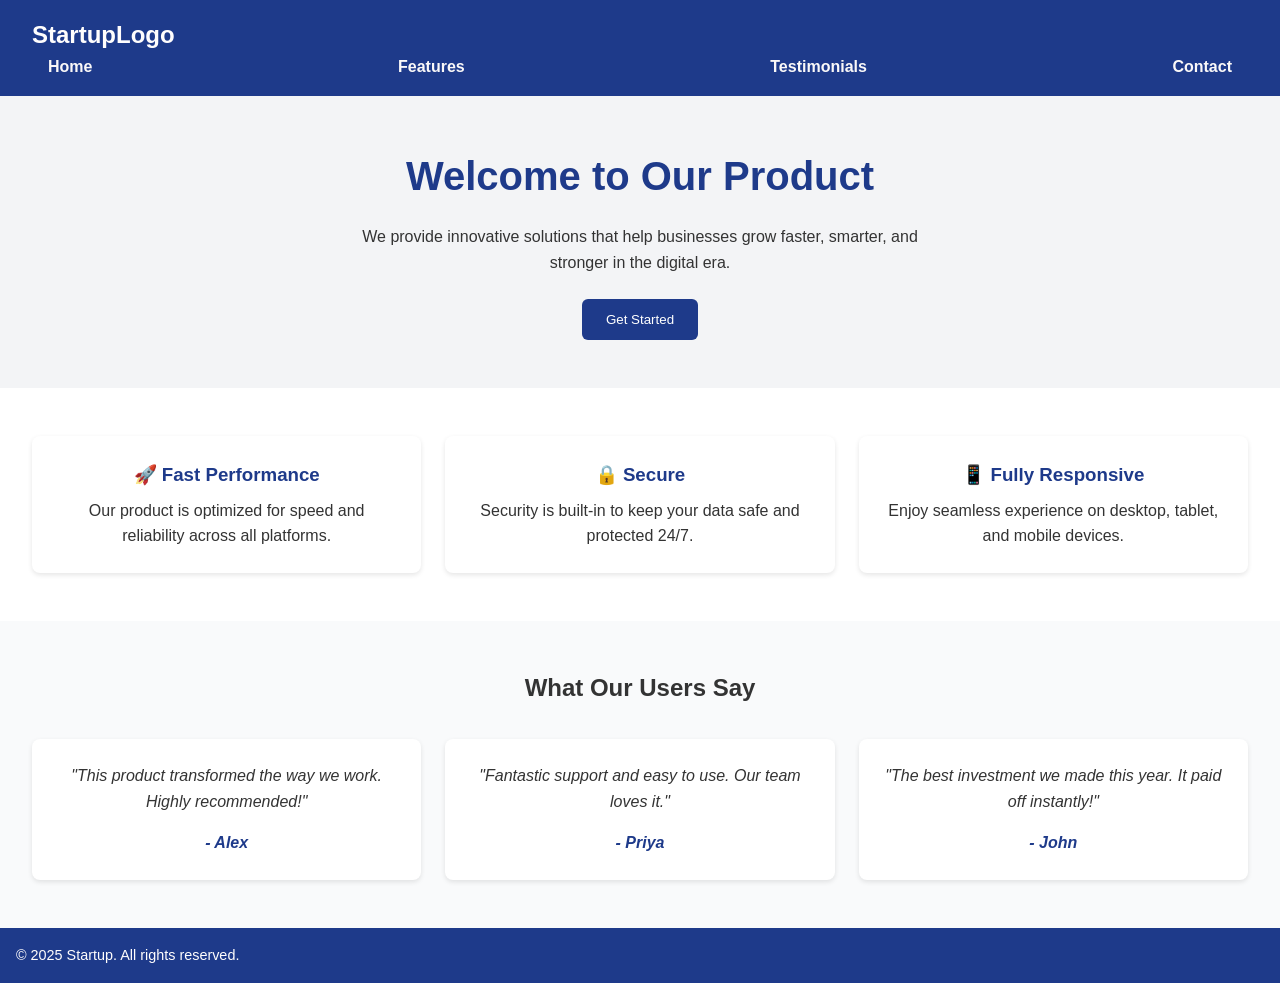
<file: index.html>
<!DOCTYPE html>
<html lang="en">
<head>
  <meta charset="UTF-8" />
  <meta name="viewport" content="width=device-width, initial-scale=1.0" />
  <title>Startup Landing Page</title>
  <link rel="stylesheet" href="style.css" />
</head>
<body>

  <!-- Header -->
  <header>
    <h2>StartupLogo</h2>
    <nav>
      <a href="#">Home</a>
      <a href="#">Features</a>
      <a href="#">Testimonials</a>
      <a href="#">Contact</a>
    </nav>
  </header>

  <!-- Hero Section -->
  <section class="hero">
    <h1>Welcome to Our Product</h1>
    <p>We provide innovative solutions that help businesses grow faster, smarter, and stronger in the digital era.</p>
    <button>Get Started</button>
  </section>

  <!-- Features Section -->
  <section class="features">
    <div class="feature-card">
      <h3>🚀 Fast Performance</h3>
      <p>Our product is optimized for speed and reliability across all platforms.</p>
    </div>
    <div class="feature-card">
      <h3>🔒 Secure</h3>
      <p>Security is built-in to keep your data safe and protected 24/7.</p>
    </div>
    <div class="feature-card">
      <h3>📱 Fully Responsive</h3>
      <p>Enjoy seamless experience on desktop, tablet, and mobile devices.</p>
    </div>
  </section>

  <!-- Testimonials Section -->
  <section class="testimonials">
    <h2>What Our Users Say</h2>
    <div class="testimonial-grid">
      <div class="testimonial">
        <p>"This product transformed the way we work. Highly recommended!"</p>
        <h4>- Alex</h4>
      </div>
      <div class="testimonial">
        <p>"Fantastic support and easy to use. Our team loves it."</p>
        <h4>- Priya</h4>
      </div>
      <div class="testimonial">
        <p>"The best investment we made this year. It paid off instantly!"</p>
        <h4>- John</h4>
      </div>
    </div>
  </section>

  <!-- Footer -->
  <footer>
    <p>&copy; 2025 Startup. All rights reserved.</p>
  </footer>

</body>
</html>
</file>
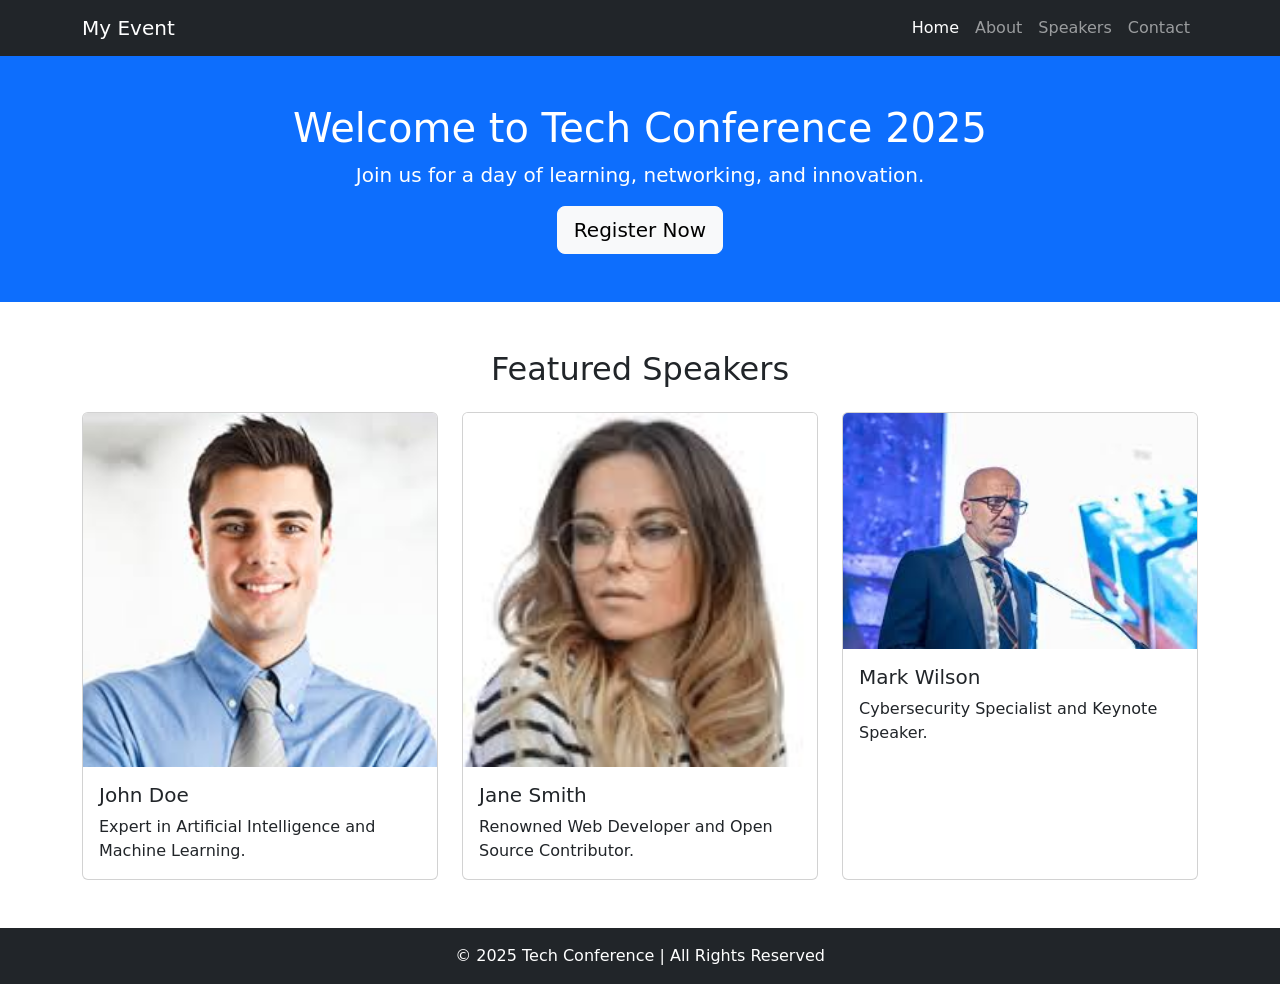
<file: project 7/project7_index.html>
<!DOCTYPE html>
<html lang="en">
<head>
  <meta charset="UTF-8">
  <meta name="viewport" content="width=device-width, initial-scale=1">
  <title>Event Page - Bootstrap 5</title>
  <!-- Bootstrap 5 CDN -->
  <link href="https://cdn.jsdelivr.net/npm/bootstrap@5.3.2/dist/css/bootstrap.min.css" rel="stylesheet">
</head>
<body>

  <!-- Navbar -->
  <nav class="navbar navbar-expand-lg navbar-dark bg-dark">
    <div class="container">
      <a class="navbar-brand" href="#">My Event</a>
      <button class="navbar-toggler" type="button" data-bs-toggle="collapse" data-bs-target="#navbarNav">
        <span class="navbar-toggler-icon"></span>
      </button>
      <div class="collapse navbar-collapse" id="navbarNav">
        <ul class="navbar-nav ms-auto">
          <li class="nav-item"><a class="nav-link active" href="#">Home</a></li>
          <li class="nav-item"><a class="nav-link" href="#">About</a></li>
          <li class="nav-item"><a class="nav-link" href="#">Speakers</a></li>
          <li class="nav-item"><a class="nav-link" href="#">Contact</a></li>
        </ul>
      </div>
    </div>
  </nav>

  <!-- Hero Section -->
  <header class="bg-primary text-white text-center py-5">
    <div class="container">
      <h1>Welcome to Tech Conference 2025</h1>
      <p class="lead">Join us for a day of learning, networking, and innovation.</p>
      <a href="#" class="btn btn-light btn-lg">Register Now</a>
    </div>
  </header>

  <!-- Content Section -->
  <div class="container my-5">
    <h2 class="text-center mb-4">Featured Speakers</h2>
    <div class="row g-4">
      <div class="col-md-4">
        <div class="card h-100">
          <img src="[data-uri]" class="card-img-top" alt="Speaker 1">
          <div class="card-body">
            <h5 class="card-title">John Doe</h5>
            <p class="card-text">Expert in Artificial Intelligence and Machine Learning.</p>
          </div>
        </div>
      </div>
      <div class="col-md-4">
        <div class="card h-100">
          <img src="[data-uri]" class="card-img-top" alt="Speaker 2">
          <div class="card-body">
            <h5 class="card-title">Jane Smith</h5>
            <p class="card-text">Renowned Web Developer and Open Source Contributor.</p>
          </div>
        </div>
      </div>
      <div class="col-md-4">
        <div class="card h-100">
          <img src="[data-uri]" class="card-img-top" alt="Speaker 3">
          <div class="card-body">
            <h5 class="card-title">Mark Wilson</h5>
            <p class="card-text">Cybersecurity Specialist and Keynote Speaker.</p>
          </div>
        </div>
      </div>
    </div>
  </div>

  <!-- Footer -->
  <footer class="bg-dark text-white text-center py-3">
    <p class="mb-0">&copy; 2025 Tech Conference | All Rights Reserved</p>
  </footer>

  <!-- Bootstrap JS -->
  <script src="https://cdn.jsdelivr.net/npm/bootstrap@5.3.2/dist/js/bootstrap.bundle.min.js"></script>
</body>
</html>
</file>
<file: style.css>
/* Global Styles */
* {
  margin: 0;
  padding: 0;
  box-sizing: border-box;
  
}
body {
  font-family: Arial, sans-serif;
  line-height: 1.6;
  color: #333;
}
header, footer {
  background: #1e3a8a;
  color: #fffdfd;
  padding: 1rem 2rem;
}
header nav, footer {
  display: flex;
  justify-content: space-between;
  align-items: center;
  flex-wrap: wrap;
  
}
header nav a {
  text-decoration: none;
  margin: 0 1rem;
  font-weight: bold;
  cursor: pointer;
  background: #1e3a8a;
  color: #faf8f8;
}

/* Hero Section */
.hero {
  display: flex;
  flex-direction: column;
  align-items: center;
  justify-content: center;
  text-align: center;
  padding: 3rem 2rem;
  background: #f3f4f6;
}
.hero h1 {
  font-size: 2.5rem;
  margin-bottom: 1rem;
  color: #1e3a8a;
}
.hero p {
  max-width: 600px;
  margin-bottom: 1.5rem;
}
.hero button {
  padding: 0.8rem 1.5rem;
  background: #1e3a8a;
  color: #fff;
  border: none;
  border-radius: 6px;
  cursor: pointer;
  transition: 0.3s;
}
.hero button:hover {
  background: #2563eb;
}

/* Features Section */
.features {
  display: grid;
  grid-template-columns: repeat(auto-fit, minmax(250px, 1fr));
  gap: 1.5rem;
  padding: 3rem 2rem;
}
.feature-card {
  background: #fff;
  padding: 1.5rem;
  border-radius: 8px;
  box-shadow: 0 2px 5px rgba(0,0,0,0.1);
  text-align: center;
}
.feature-card h3 {
  margin-bottom: 0.5rem;
  color: #1e3a8a;
  cursor: pointer;
}

/* Testimonials Section */
.testimonials {
  background: #f9fafb;
  padding: 3rem 2rem;
  text-align: center;
}
.testimonial-grid {
  display: grid;
  grid-template-columns: repeat(auto-fit, minmax(250px, 1fr));
  gap: 1.5rem;
  margin-top: 2rem;
}
.testimonial {
  background: #fff;
  padding: 1.5rem;
  border-radius: 8px;
  box-shadow: 0 2px 5px rgba(0,0,0,0.1);
  font-style: italic;
}
.testimonial p {
  margin-bottom: 1rem;
}
.testimonial h4 {
  color: #1e3a8a;
}

/* Footer */
footer {
  text-align: center;
  padding: 1rem;
  font-size: 0.9rem;
}

/* Responsive Adjustments */
@media (max-width: 768px) {
  .hero h1 {
    font-size: 2rem;
  }
  header nav {
    flex-direction: column;
  }
  header nav a {
    margin: 0.5rem 0;
  }
}
</file>
